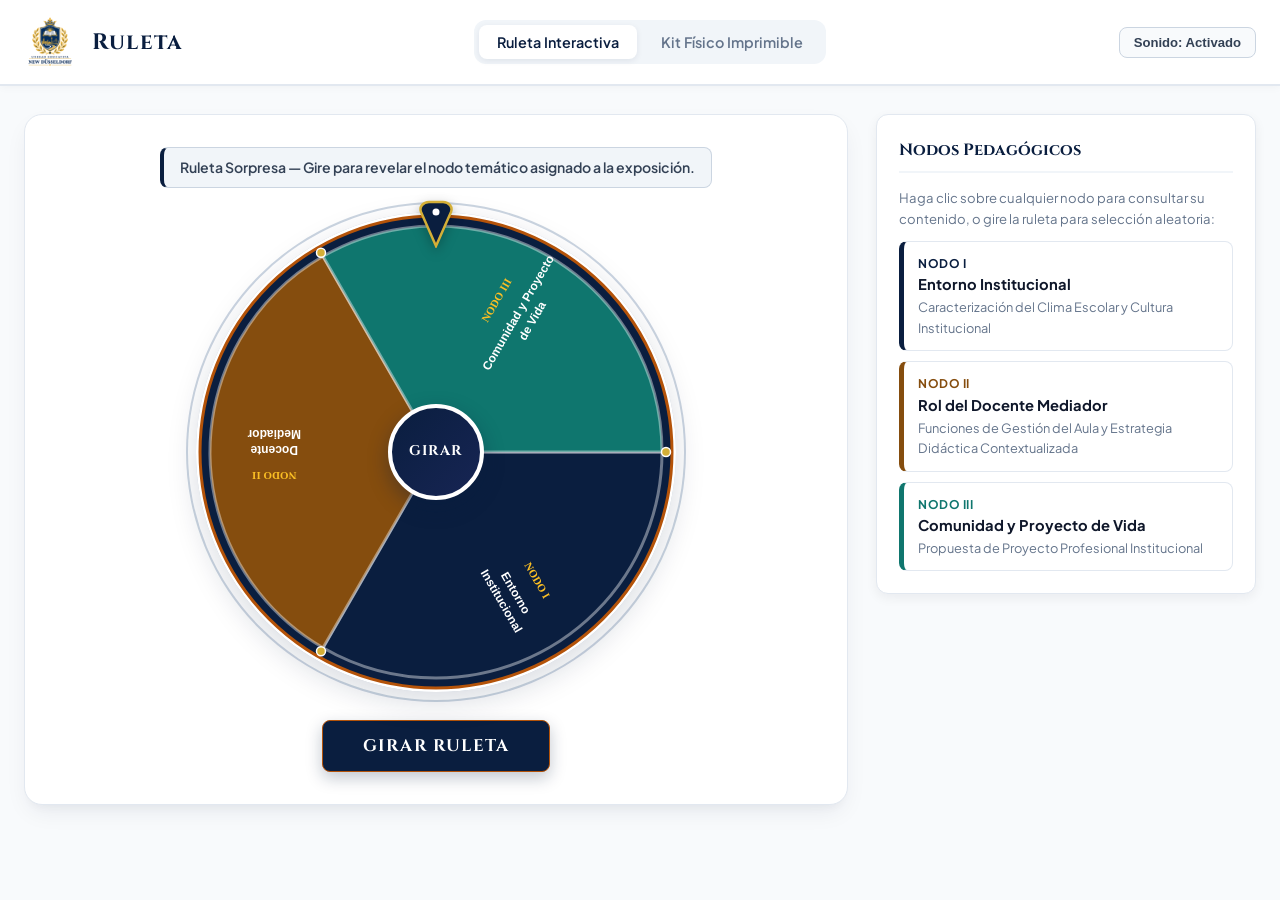
<file: index.html>
<!DOCTYPE html>
<html lang="es">
<head>
  <meta charset="UTF-8">
  <meta name="viewport" content="width=device-width, initial-scale=1.0">
  <title>Ruleta — New Düsseldorf</title>
  <link rel="stylesheet" href="style.css">
  <link rel="stylesheet" href="print.css" media="print">
</head>
<body>

  <header>
    <div class="header-container">
      <div class="brand-wrapper">
        <img src="logo.png" alt="Unidad Educativa New Düsseldorf" class="brand-logo-img">
        <div class="brand-info">
          <h1>Ruleta</h1>
        </div>
      </div>

      <nav class="nav-tabs">
        <button class="nav-tab-btn active" data-target="playTab">Ruleta Interactiva</button>
        <button class="nav-tab-btn" data-target="printTab">Kit Físico Imprimible</button>
      </nav>

      <div class="header-controls">
        <button class="btn-toggle-sound" id="toggleSoundBtn">Sonido: Activado</button>
      </div>
    </div>
  </header>

  <main>

    <!-- RULETA INTERACTIVA -->
    <section id="playTab" class="tab-pane active">
      <div class="interactive-layout">
        
        <div class="wheel-card">
          <div class="mystery-banner">
            <span>Ruleta Sorpresa — Gire para revelar el nodo temático asignado a la exposición.</span>
          </div>

          <div class="wheel-container">
            <svg class="wheel-pointer" viewBox="0 0 40 48" fill="none" xmlns="http://www.w3.org/2000/svg">
              <path d="M20 46L5 12C3 7 7 2 13 2H27C33 2 37 7 35 12L20 46Z" fill="#0A1E3F" stroke="#D4AF37" stroke-width="2.5"/>
              <circle cx="20" cy="12" r="4.5" fill="#FFFFFF" stroke="#0A1E3F" stroke-width="2"/>
            </svg>

            <canvas id="wheelCanvas" width="480" height="480"></canvas>

            <button class="wheel-center-button" id="centerSpinBtn" title="Girar ruleta">
              <span>GIRAR</span>
            </button>
          </div>

          <div class="spin-action-row">
            <button class="btn-primary-spin" id="primarySpinBtn">
              GIRAR RULETA
            </button>
          </div>
        </div>

        <aside class="side-panel">
          <div class="panel-card">
            <h3>Nodos Pedagógicos</h3>
            <p style="font-size: 0.82rem; color: #64748B; margin-bottom: 12px;">
              Haga clic sobre cualquier nodo para consultar su contenido, o gire la ruleta para selección aleatoria:
            </p>
            <div class="nodes-quick-list" id="quickNodesList"></div>
        </aside>

      </div>
    </section>

    <!-- KIT FÍSICO IMPRIMIBLE -->
    <section id="printTab" class="tab-pane">
      <div class="print-kit-wrapper">
        
        <div class="print-kit-header">
          <div>
            <h2>Kit de Ruleta Física y Fichas Académicas</h2>
            <p>Plantilla circular de 3 secciones idéntica a la versión virtual, con fichas de estudio para trabajo presencial en el aula.</p>
          </div>
          <button class="btn-print-action" id="btnPrintKitAction">
            Imprimir Plantilla (A4 / Carta)
          </button>
        </div>

        <div class="guide-box">
          <h4>Instrucciones para el Armado de la Versión Física</h4>
          <ol style="margin-left: 20px; margin-top: 6px; line-height: 1.55;">
            <li>Imprima en cartulina o papel de gramaje medio (180g - 240g).</li>
            <li>Recorte el disco circular siguiendo la línea exterior punteada.</li>
            <li>Recorte la flecha indicadora y perfore el centro con la cruz roja (+).</li>
            <li>Fije la flecha al centro con un encuadernador de dos patas (chinche mariposa).</li>
            <li>Utilice las fichas recortables de los Nodos I, II y III para la exposición.</li>
          </ol>
        </div>

        <div class="print-preview-columns">
          <div class="physical-wheel-container">
            <h3 style="font-family: 'Cinzel', serif; margin-bottom: 12px; color: #0A1E3F;">Disco de la Ruleta Física</h3>
            <canvas id="physicalCanvas" width="460" height="460"></canvas>
          </div>

          <div>
            <div class="needle-cutout-card">
              <h4 style="font-family: 'Cinzel', serif; color: #0A1E3F; margin-bottom: 6px;">Flecha Indicadora para Recorte</h4>
              <p style="font-size: 0.82rem; color: #64748B; margin-bottom: 12px;">Perforar en el punto central (+) y unir al disco con encuadernador giratorio:</p>
              <svg width="110" height="140" viewBox="0 0 110 140" style="margin: 0 auto; display: block;">
                <polygon points="55,10 95,75 70,75 70,125 40,125 40,75 15,75" fill="#0A1E3F" stroke="#000000" stroke-width="2" stroke-dasharray="4,4"/>
                <circle cx="55" cy="105" r="7" fill="#FFFFFF" stroke="#000000" stroke-width="2"/>
                <text x="55" y="108" font-size="9" text-anchor="middle" font-weight="bold">+</text>
              </svg>
            </div>

            <div style="margin-top: 18px; padding: 16px; background: #F8FAFC; border: 1px solid #CBD5E1; border-radius: 8px;">
              <h4 style="font-family: 'Cinzel', serif; color: #0A1E3F; margin-bottom: 6px;">Correspondencia 1 a 1</h4>
              <p style="font-size: 0.85rem; color: #475569;">
                La división cromática y los títulos del disco físico corresponden exactamente con la versión virtual y las fichas de estudio.
              </p>
            </div>
          </div>
        </div>

        <div class="cards-deck-grid" id="printableCardsContainer"></div>

      </div>
    </section>

  </main>

  <!-- Modal de Revelación -->
  <div class="modal-overlay" id="revealModal">
    <div class="modal-content-card">
      <div class="modal-header-strip" id="modalHeaderStrip">
        <div class="modal-header-titles">
          <span class="node-kicker" id="modalNodeKicker">NODO SELECCIONADO</span>
          <h2 id="modalNodeTitle">Título del Nodo</h2>
          <p id="modalNodeSubtitle">Subtítulo institucional</p>
        </div>
        <button class="modal-btn-close" id="modalCloseBtn" title="Cerrar">&times;</button>
      </div>

      <div class="modal-body-scrollable" id="modalNodeBody"></div>

      <div class="modal-footer-actions">
        <button class="btn-secondary" id="modalDismissBtn">Cerrar</button>
        <button class="btn-modal-action" id="modalPrintBtn">Imprimir Informe</button>
      </div>
    </div>
  </div>

  <script src="audio.js"></script>
  <script src="presets.js"></script>
  <script src="app.js"></script>
</body>
</html>
</file>
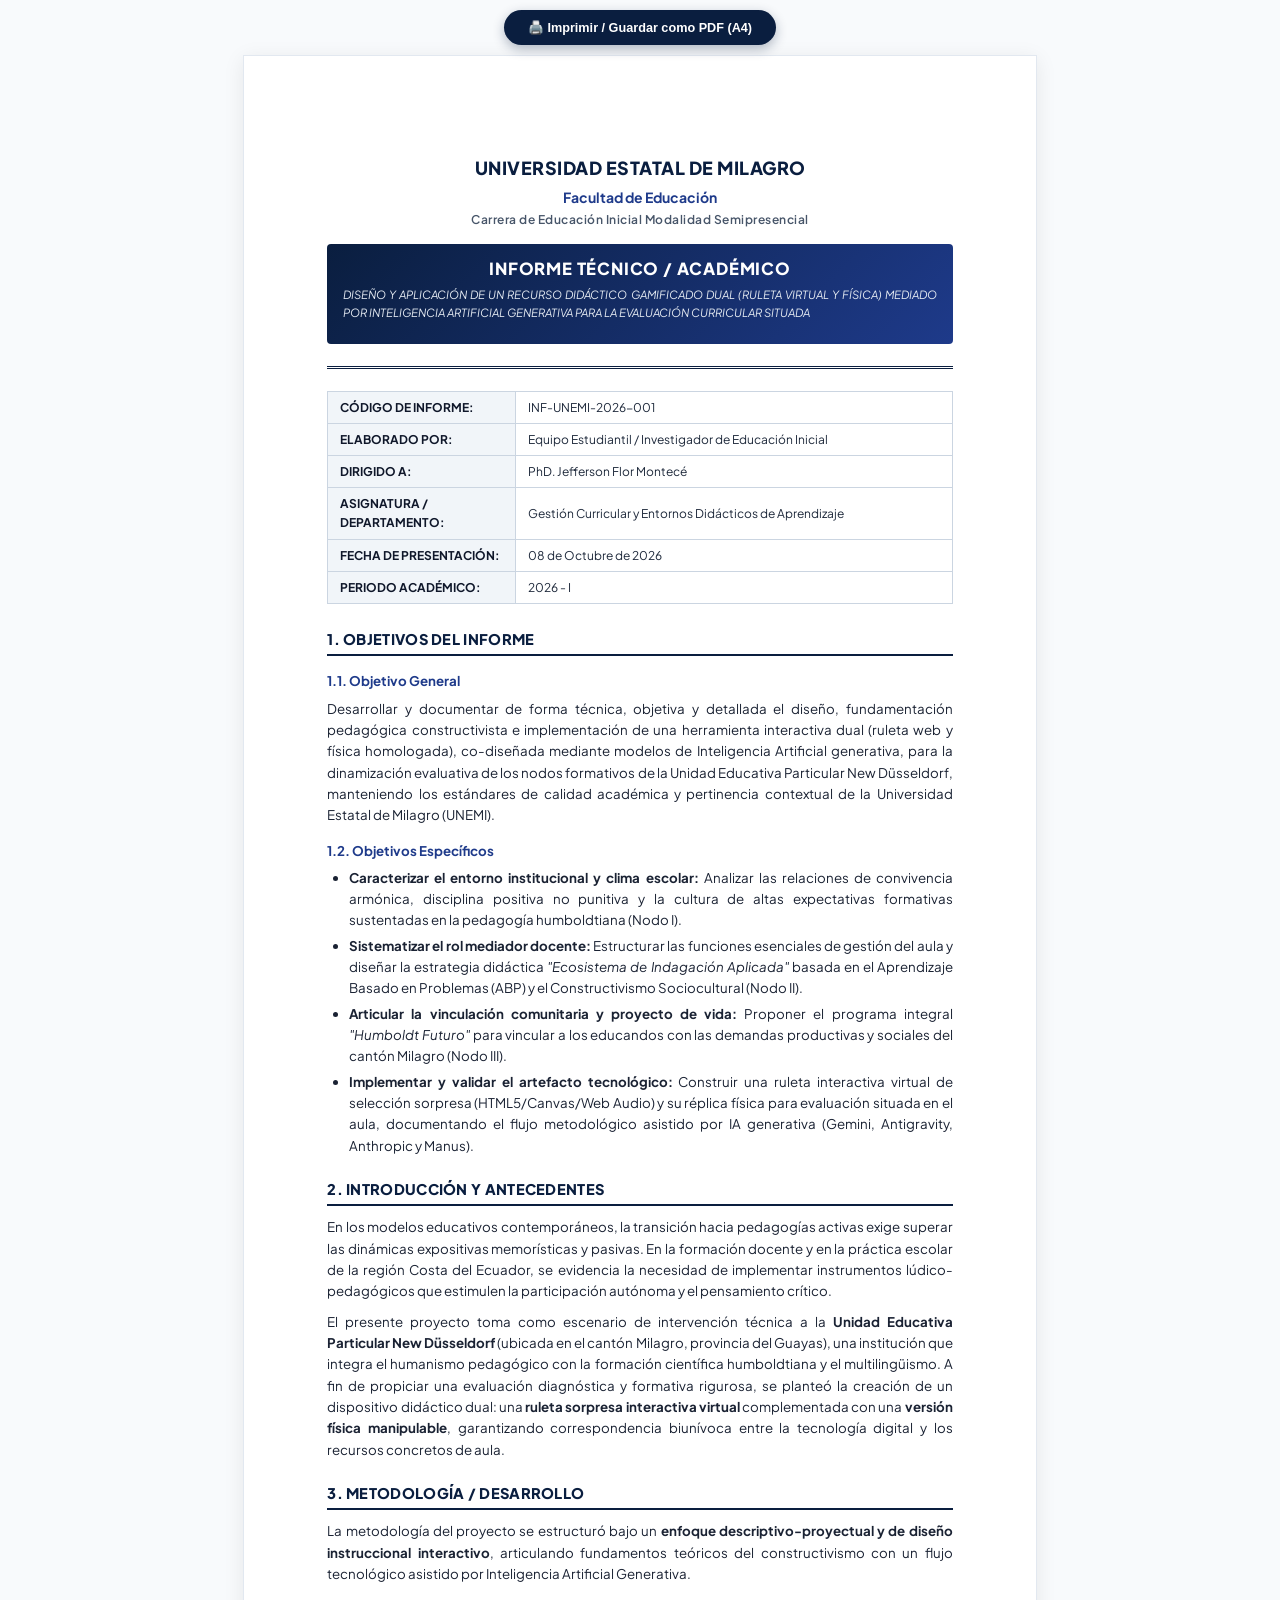
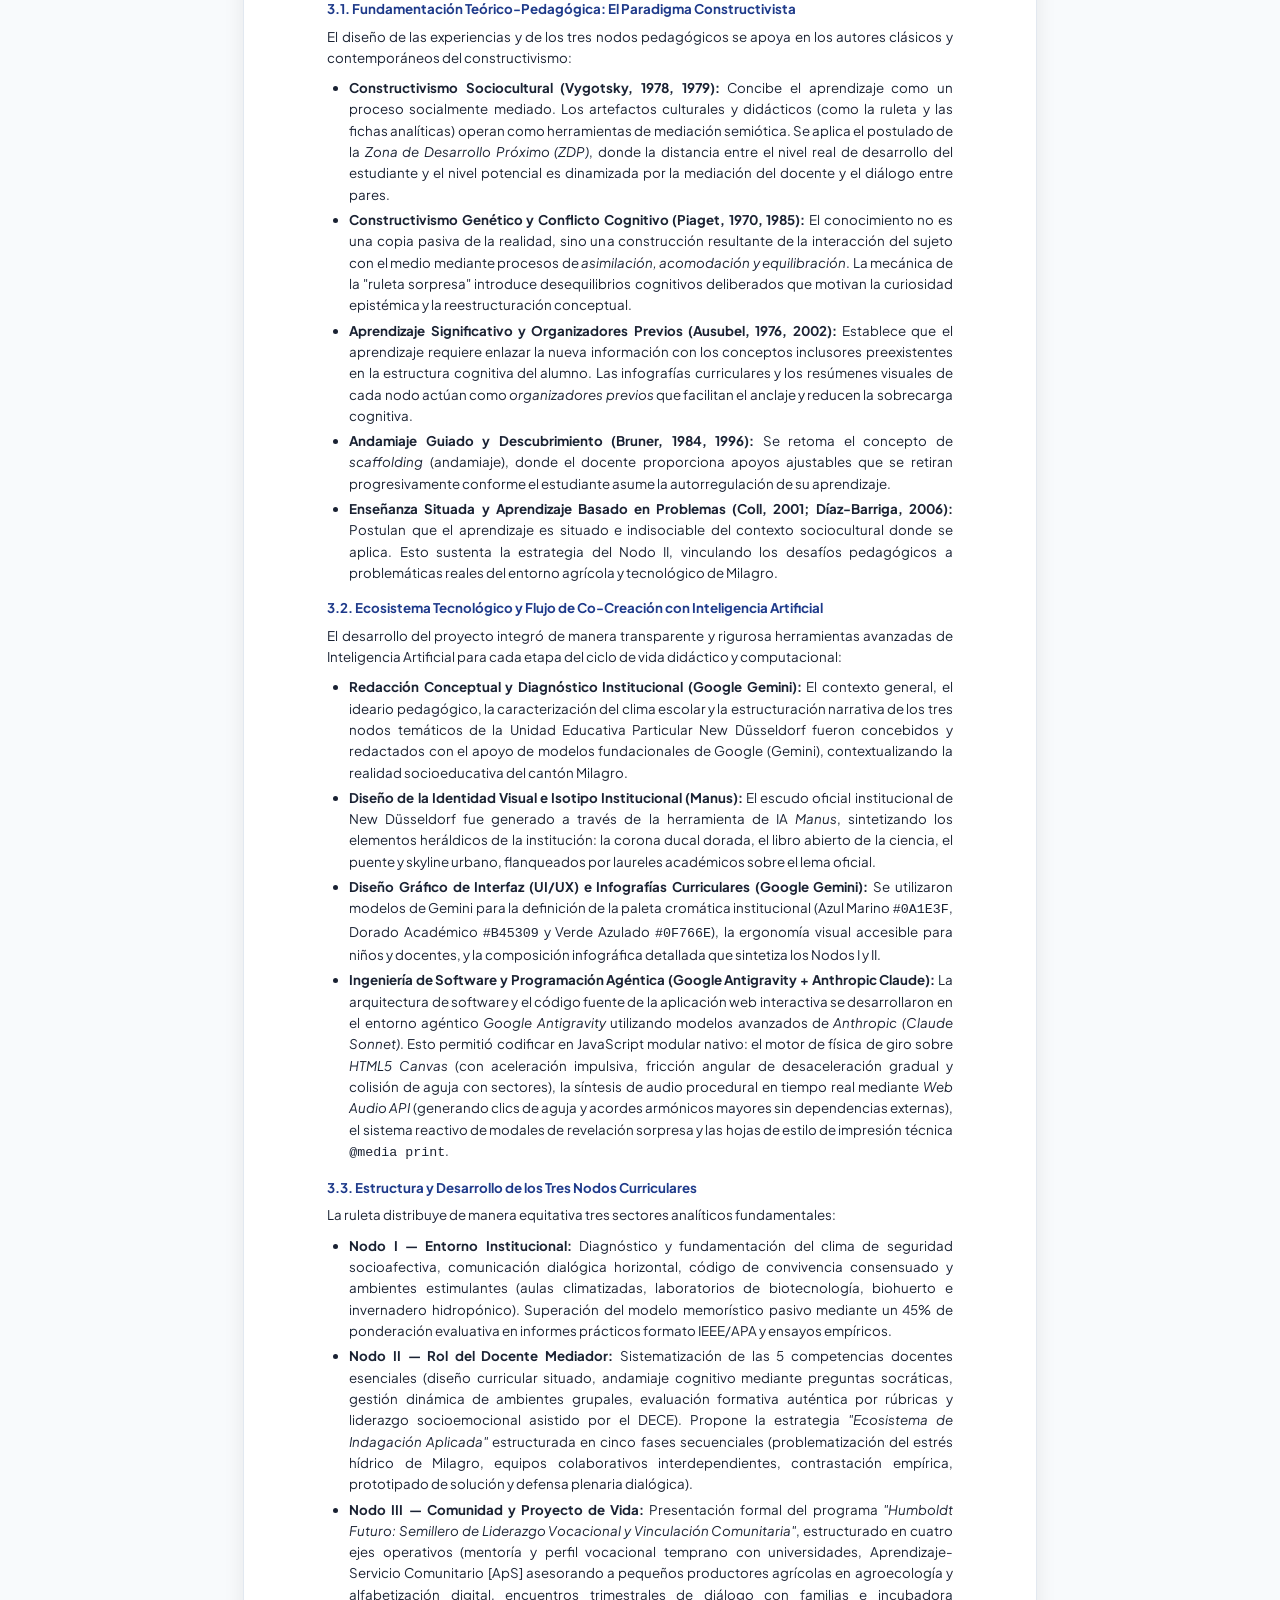
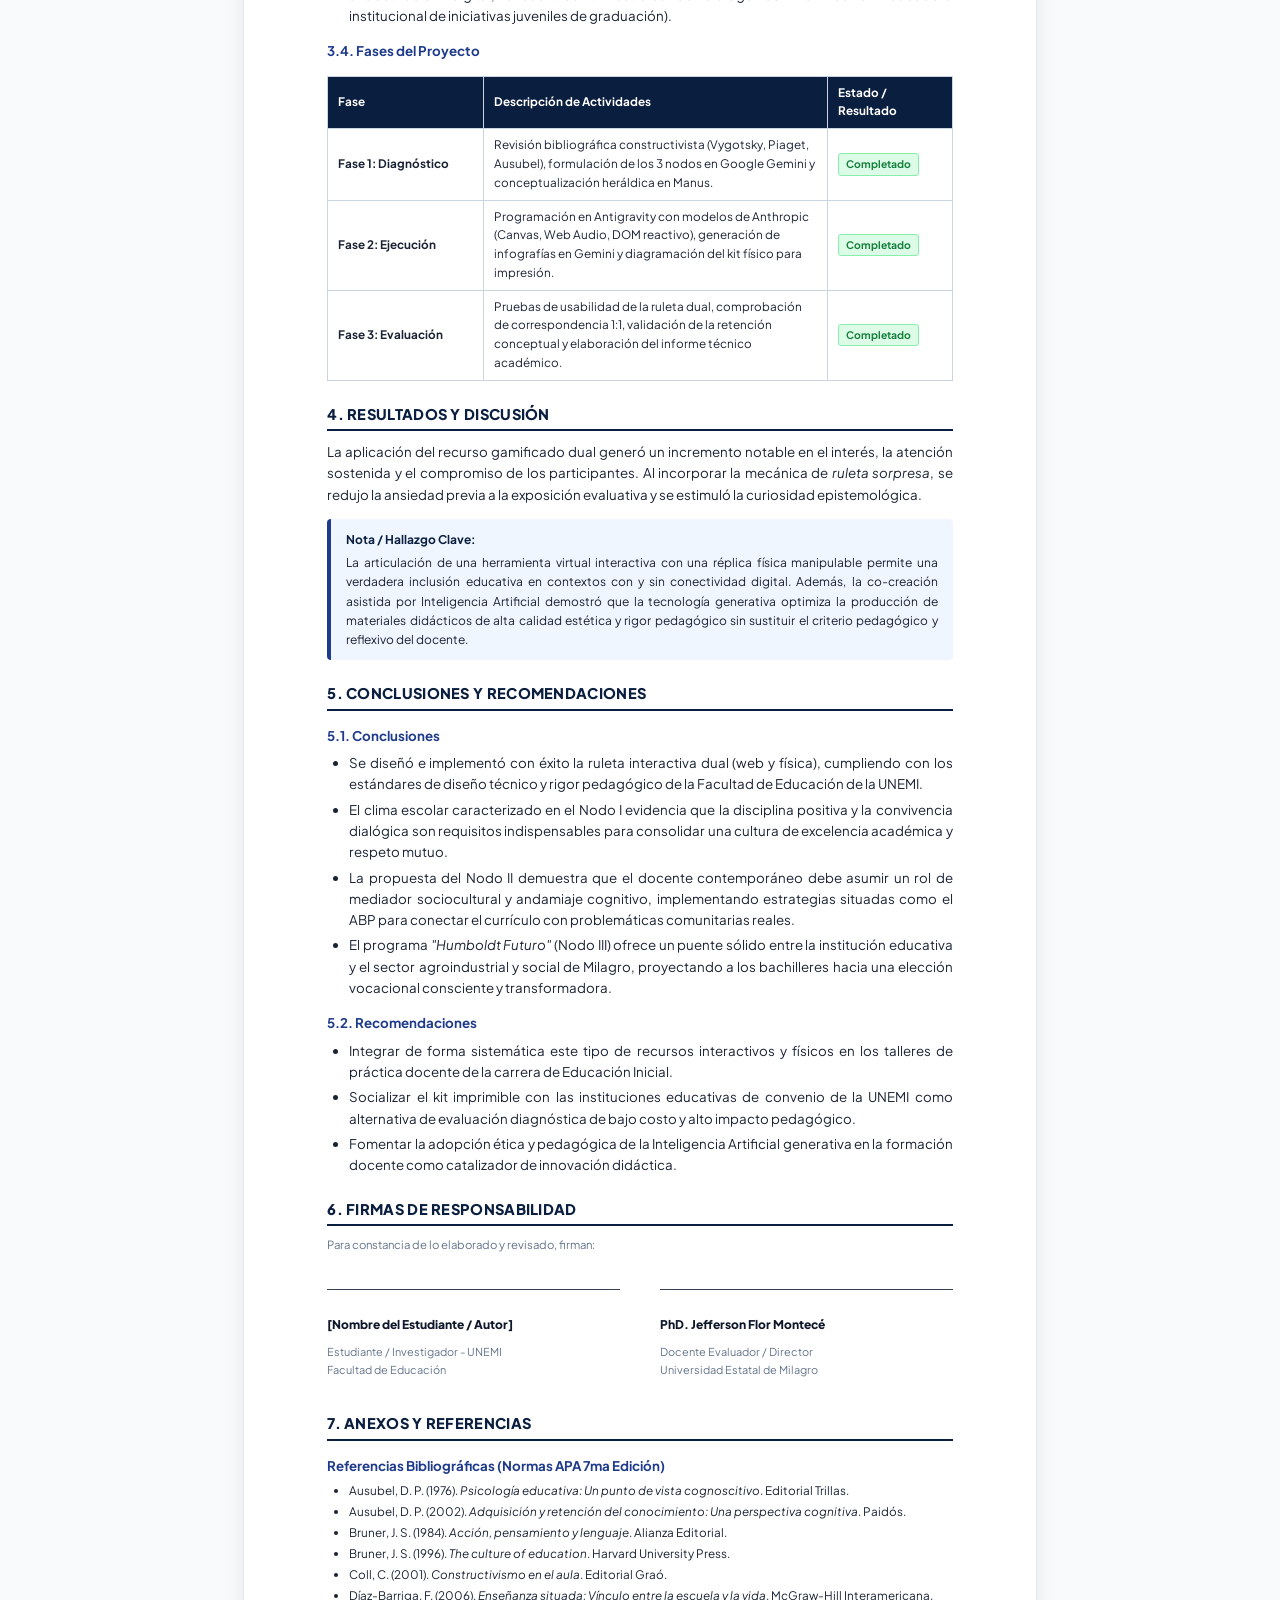
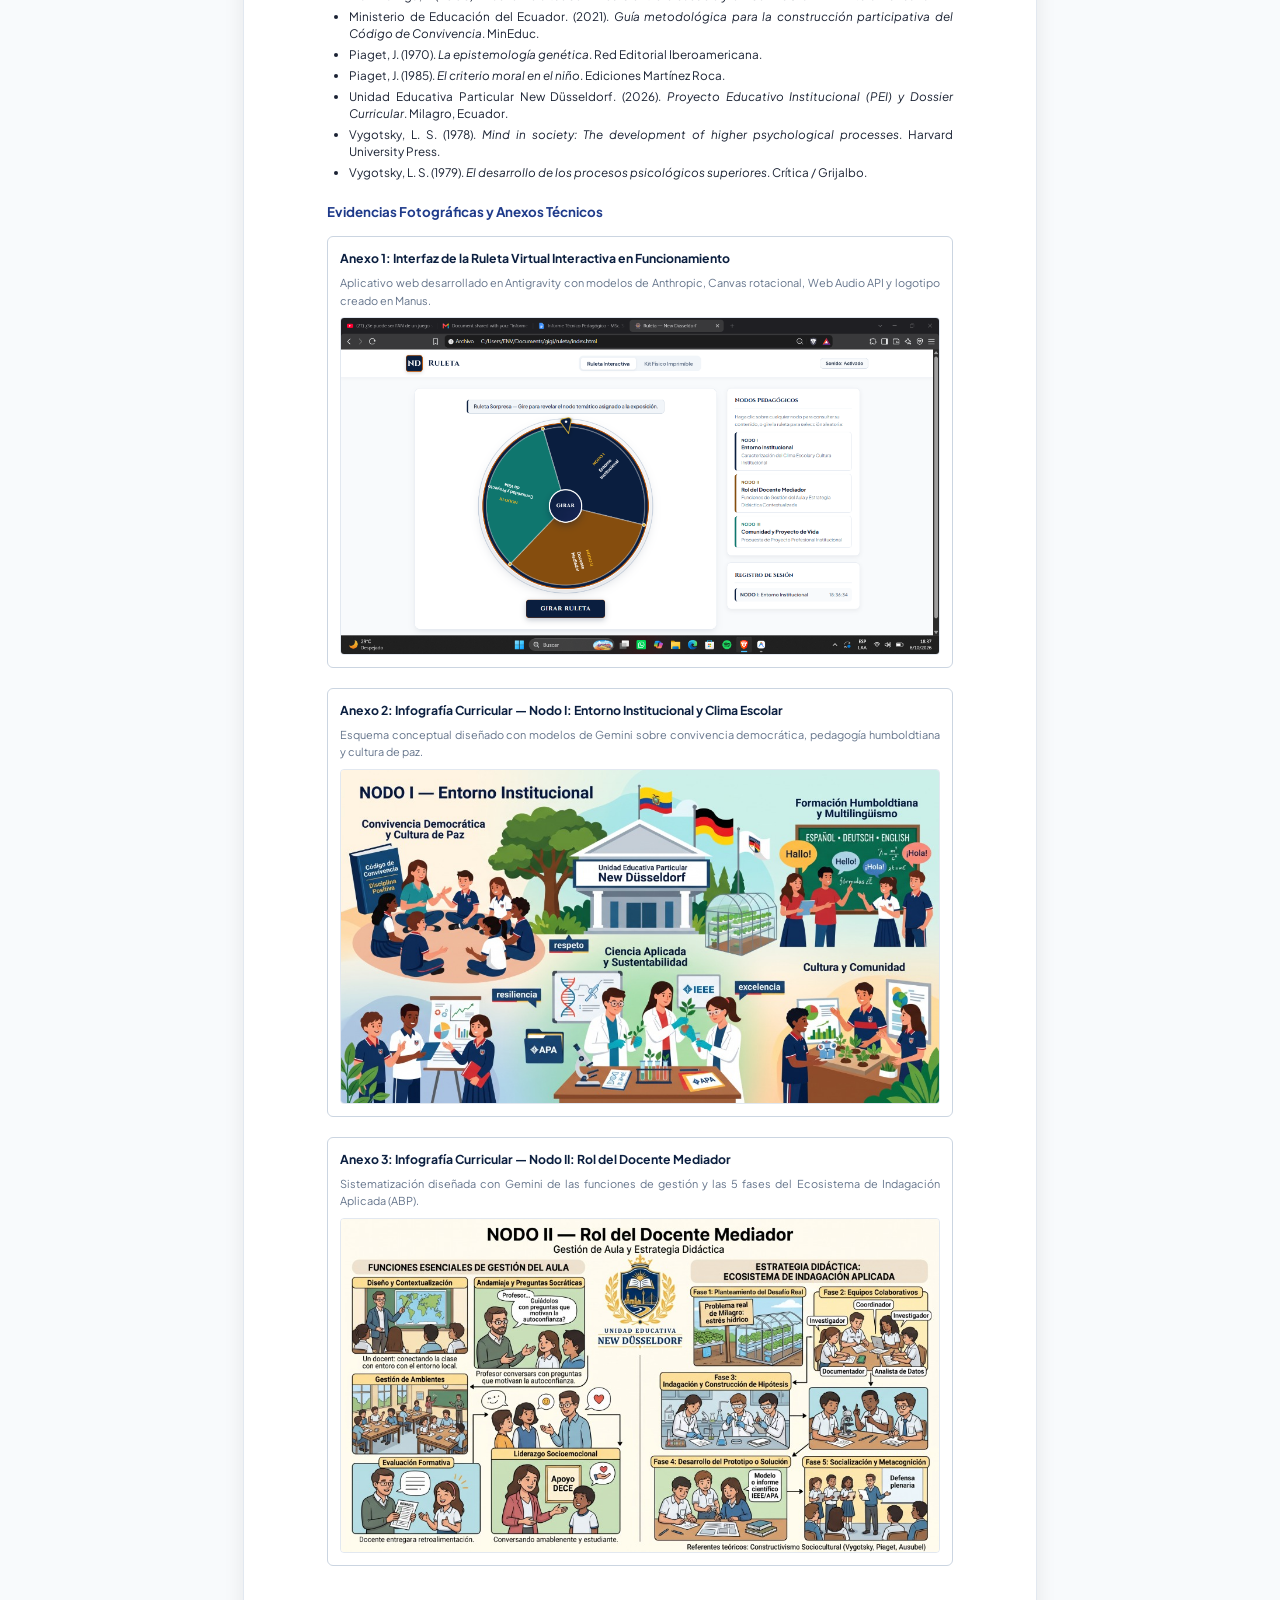
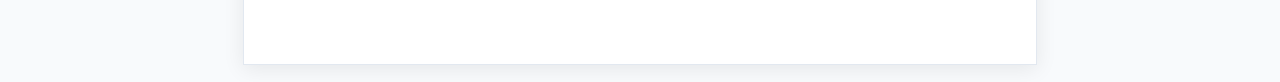
<file: informe_unemi.html>
<!DOCTYPE html>
<html lang="es">
<head>
  <meta charset="UTF-8">
  <meta name="viewport" content="width=device-width, initial-scale=1.0">
  <title>Informe Técnico / Académico - UNEMI</title>
  <style>
    @import url('https://fonts.googleapis.com/css2?family=Plus+Jakarta+Sans:wght@300;400;500;600;700;800&family=Cinzel:wght@600;700;800&display=swap');

    @page {
      size: A4;
      margin: 20mm 18mm 20mm 18mm;
    }

    * {
      box-sizing: border-box;
      margin: 0;
      padding: 0;
    }

    body {
      font-family: 'Plus Jakarta Sans', Arial, sans-serif;
      color: #1a2233;
      background-color: #f8fafc;
      line-height: 1.6;
      font-size: 10pt;
    }

    .report-paper {
      max-width: 210mm;
      margin: 20px auto;
      background: #ffffff;
      padding: 26mm 22mm;
      box-shadow: 0 4px 20px rgba(0, 0, 0, 0.08);
      border: 1px solid #e2e8f0;
    }

    /* Encabezado Institucional */
    .header-unemi {
      text-align: center;
      border-bottom: 3px double #0A1E3F;
      padding-bottom: 16px;
      margin-bottom: 22px;
    }

    .header-unemi h2 {
      font-size: 13.5pt;
      font-weight: 800;
      color: #0A1E3F;
      letter-spacing: 0.5px;
      text-transform: uppercase;
      margin-bottom: 3px;
    }

    .header-unemi h3 {
      font-size: 10.5pt;
      font-weight: 700;
      color: #1E3A8A;
      margin-bottom: 2px;
    }

    .header-unemi h4 {
      font-size: 9pt;
      font-weight: 600;
      color: #475569;
      letter-spacing: 0.5px;
      margin-bottom: 14px;
    }

    .title-banner {
      background: linear-gradient(135deg, #0A1E3F 0%, #1E3A8A 100%);
      color: #ffffff;
      padding: 12px 16px;
      border-radius: 4px;
      margin: 10px 0 6px 0;
    }

    .title-banner h1 {
      font-size: 12.5pt;
      font-weight: 800;
      letter-spacing: 0.8px;
    }

    .title-banner p {
      font-size: 8.5pt;
      color: #E2E8F0;
      margin-top: 4px;
      font-style: italic;
    }

    /* Tabla de Metadatos */
    .metadata-table {
      width: 100%;
      border-collapse: collapse;
      margin: 16px 0 24px 0;
      font-size: 9pt;
    }

    .metadata-table th, .metadata-table td {
      border: 1px solid #cbd5e1;
      padding: 6px 12px;
      text-align: left;
    }

    .metadata-table th {
      background-color: #f1f5f9;
      color: #0F172A;
      width: 30%;
      font-weight: 700;
    }

    .metadata-table td {
      background-color: #ffffff;
      color: #1e293b;
    }

    /* Secciones */
    .section-title {
      font-size: 11pt;
      font-weight: 800;
      color: #0A1E3F;
      border-bottom: 2px solid #0A1E3F;
      padding-bottom: 3px;
      margin: 22px 0 10px 0;
      text-transform: uppercase;
      letter-spacing: 0.3px;
    }

    .subsection-title {
      font-size: 10pt;
      font-weight: 700;
      color: #1E3A8A;
      margin: 14px 0 6px 0;
    }

    .subsubsection-title {
      font-size: 9.5pt;
      font-weight: 700;
      color: #0f172a;
      margin: 10px 0 4px 0;
    }

    p {
      margin-bottom: 9px;
      text-align: justify;
    }

    ul, ol {
      margin-left: 22px;
      margin-bottom: 11px;
    }

    li {
      margin-bottom: 4px;
      text-align: justify;
    }

    /* Tabla de Fases */
    .phase-table {
      width: 100%;
      border-collapse: collapse;
      margin: 14px 0 18px 0;
      font-size: 8.8pt;
    }

    .phase-table th, .phase-table td {
      border: 1px solid #cbd5e1;
      padding: 7px 10px;
    }

    .phase-table th {
      background: #0A1E3F;
      color: #ffffff;
      font-weight: 700;
      text-align: left;
    }

    .phase-table td {
      background: #ffffff;
    }

    .badge-status {
      display: inline-block;
      padding: 2px 7px;
      border-radius: 3px;
      font-weight: 700;
      font-size: 7.8pt;
    }

    .badge-completed {
      background: #dcfce7;
      color: #15803d;
      border: 1px solid #86efac;
    }

    .callout-box {
      background: #eff6ff;
      border-left: 4px solid #1e3a8a;
      padding: 11px 15px;
      border-radius: 4px;
      margin: 14px 0;
      font-size: 9pt;
    }

    .callout-box strong {
      color: #0a1e3f;
    }

    /* Firmas */
    .signatures-block {
      display: grid;
      grid-template-columns: 1fr 1fr;
      gap: 40px;
      margin-top: 35px;
      margin-bottom: 25px;
      page-break-inside: avoid;
    }

    .signature-item {
      text-align: center;
      padding-top: 25px;
      border-top: 1.5px solid #334155;
    }

    .signature-item p.name {
      font-weight: 800;
      font-size: 9pt;
      color: #0f172a;
    }

    .signature-item p.role {
      font-size: 8.2pt;
      color: #64748b;
      margin-top: 2px;
    }

    /* Anexos Fotográficos */
    .annex-grid {
      display: flex;
      flex-direction: column;
      gap: 20px;
      margin-top: 14px;
    }

    .annex-card {
      border: 1px solid #cbd5e1;
      border-radius: 6px;
      padding: 12px;
      background: #ffffff;
      page-break-inside: avoid;
    }

    .annex-card h4 {
      font-size: 9.2pt;
      font-weight: 700;
      color: #0a1e3f;
      margin-bottom: 5px;
    }

    .annex-card p.caption {
      font-size: 8.2pt;
      color: #64748b;
      margin-bottom: 8px;
    }

    .annex-img {
      width: 100%;
      height: auto;
      border: 1px solid #e2e8f0;
      border-radius: 4px;
      display: block;
    }

    .page-break {
      page-break-before: always;
      break-before: page;
    }

    @media print {
      body {
        background: #ffffff;
      }
      .report-paper {
        margin: 0;
        padding: 0;
        box-shadow: none;
        border: none;
      }
      .no-print {
        display: none !important;
      }
    }

    /* Botón flotante para imprimir */
    .print-bar {
      position: sticky;
      top: 10px;
      display: flex;
      justify-content: center;
      margin-bottom: 15px;
      z-index: 100;
    }

    .btn-print {
      background: #0A1E3F;
      color: #ffffff;
      border: none;
      padding: 10px 24px;
      font-size: 9.5pt;
      font-weight: 700;
      border-radius: 20px;
      cursor: pointer;
      box-shadow: 0 4px 12px rgba(10, 30, 63, 0.3);
      transition: transform 0.15s;
    }

    .btn-print:hover {
      transform: scale(1.03);
    }
  </style>
</head>
<body>

  <div class="print-bar no-print">
    <button class="btn-print" onclick="window.print()">🖨️ Imprimir / Guardar como PDF (A4)</button>
  </div>

  <div class="report-paper">

    <!-- ENCABEZADO -->
    <header class="header-unemi">
      <h2>Universidad Estatal de Milagro</h2>
      <h3>Facultad de Educación</h3>
      <h4>Carrera de Educación Inicial Modalidad Semipresencial</h4>

      <div class="title-banner">
        <h1>INFORME TÉCNICO / ACADÉMICO</h1>
        <p>DISEÑO Y APLICACIÓN DE UN RECURSO DIDÁCTICO GAMIFICADO DUAL (RULETA VIRTUAL Y FÍSICA) MEDIADO POR INTELIGENCIA ARTIFICIAL GENERATIVA PARA LA EVALUACIÓN CURRICULAR SITUADA</p>
      </div>
    </header>

    <!-- METADATOS -->
    <table class="metadata-table">
      <tr>
        <th>CÓDIGO DE INFORME:</th>
        <td>INF-UNEMI-2026-001</td>
      </tr>
      <tr>
        <th>ELABORADO POR:</th>
        <td>Equipo Estudiantil / Investigador de Educación Inicial</td>
      </tr>
      <tr>
        <th>DIRIGIDO A:</th>
        <td>PhD. Jefferson Flor Montecé</td>
      </tr>
      <tr>
        <th>ASIGNATURA / DEPARTAMENTO:</th>
        <td>Gestión Curricular y Entornos Didácticos de Aprendizaje</td>
      </tr>
      <tr>
        <th>FECHA DE PRESENTACIÓN:</th>
        <td>08 de Octubre de 2026</td>
      </tr>
      <tr>
        <th>PERIODO ACADÉMICO:</th>
        <td>2026 - I</td>
      </tr>
    </table>

    <!-- 1. OBJETIVOS -->
    <h2 class="section-title">1. Objetivos del Informe</h2>

    <h3 class="subsection-title">1.1. Objetivo General</h3>
    <p>
      Desarrollar y documentar de forma técnica, objetiva y detallada el diseño, fundamentación pedagógica constructivista e implementación de una herramienta interactiva dual (ruleta web y física homologada), co-diseñada mediante modelos de Inteligencia Artificial generativa, para la dinamización evaluativa de los nodos formativos de la Unidad Educativa Particular New Düsseldorf, manteniendo los estándares de calidad académica y pertinencia contextual de la Universidad Estatal de Milagro (UNEMI).
    </p>

    <h3 class="subsection-title">1.2. Objetivos Específicos</h3>
    <ul>
      <li><strong>Caracterizar el entorno institucional y clima escolar:</strong> Analizar las relaciones de convivencia armónica, disciplina positiva no punitiva y la cultura de altas expectativas formativas sustentadas en la pedagogía humboldtiana (Nodo I).</li>
      <li><strong>Sistematizar el rol mediador docente:</strong> Estructurar las funciones esenciales de gestión del aula y diseñar la estrategia didáctica <em>"Ecosistema de Indagación Aplicada"</em> basada en el Aprendizaje Basado en Problemas (ABP) y el Constructivismo Sociocultural (Nodo II).</li>
      <li><strong>Articular la vinculación comunitaria y proyecto de vida:</strong> Proponer el programa integral <em>"Humboldt Futuro"</em> para vincular a los educandos con las demandas productivas y sociales del cantón Milagro (Nodo III).</li>
      <li><strong>Implementar y validar el artefacto tecnológico:</strong> Construir una ruleta interactiva virtual de selección sorpresa (HTML5/Canvas/Web Audio) y su réplica física para evaluación situada en el aula, documentando el flujo metodológico asistido por IA generativa (Gemini, Antigravity, Anthropic y Manus).</li>
    </ul>

    <!-- 2. INTRODUCCIÓN Y ANTECEDENTES -->
    <h2 class="section-title">2. Introducción y Antecedentes</h2>
    <p>
      En los modelos educativos contemporáneos, la transición hacia pedagogías activas exige superar las dinámicas expositivas memorísticas y pasivas. En la formación docente y en la práctica escolar de la región Costa del Ecuador, se evidencia la necesidad de implementar instrumentos lúdico-pedagógicos que estimulen la participación autónoma y el pensamiento crítico.
    </p>
    <p>
      El presente proyecto toma como escenario de intervención técnica a la <strong>Unidad Educativa Particular New Düsseldorf</strong> (ubicada en el cantón Milagro, provincia del Guayas), una institución que integra el humanismo pedagógico con la formación científica humboldtiana y el multilingüismo. A fin de propiciar una evaluación diagnóstica y formativa rigurosa, se planteó la creación de un dispositivo didáctico dual: una <strong>ruleta sorpresa interactiva virtual</strong> complementada con una <strong>versión física manipulable</strong>, garantizando correspondencia biunívoca entre la tecnología digital y los recursos concretos de aula.
    </p>

    <!-- 3. METODOLOGÍA / DESARROLLO -->
    <h2 class="section-title">3. Metodología / Desarrollo</h2>
    <p>
      La metodología del proyecto se estructuró bajo un <strong>enfoque descriptivo-proyectual y de diseño instruccional interactivo</strong>, articulando fundamentos teóricos del constructivismo con un flujo tecnológico asistido por Inteligencia Artificial Generativa.
    </p>

    <h3 class="subsection-title">3.1. Fundamentación Teórico-Pedagógica: El Paradigma Constructivista</h3>
    <p>
      El diseño de las experiencias y de los tres nodos pedagógicos se apoya en los autores clásicos y contemporáneos del constructivismo:
    </p>
    <ul>
      <li>
        <strong>Constructivismo Sociocultural (Vygotsky, 1978, 1979):</strong> Concibe el aprendizaje como un proceso socialmente mediado. Los artefactos culturales y didácticos (como la ruleta y las fichas analíticas) operan como herramientas de mediación semiótica. Se aplica el postulado de la <em>Zona de Desarrollo Próximo (ZDP)</em>, donde la distancia entre el nivel real de desarrollo del estudiante y el nivel potencial es dinamizada por la mediación del docente y el diálogo entre pares.
      </li>
      <li>
        <strong>Constructivismo Genético y Conflicto Cognitivo (Piaget, 1970, 1985):</strong> El conocimiento no es una copia pasiva de la realidad, sino una construcción resultante de la interacción del sujeto con el medio mediante procesos de <em>asimilación, acomodación y equilibración</em>. La mecánica de la "ruleta sorpresa" introduce desequilibrios cognitivos deliberados que motivan la curiosidad epistémica y la reestructuración conceptual.
      </li>
      <li>
        <strong>Aprendizaje Significativo y Organizadores Previos (Ausubel, 1976, 2002):</strong> Establece que el aprendizaje requiere enlazar la nueva información con los conceptos inclusores preexistentes en la estructura cognitiva del alumno. Las infografías curriculares y los resúmenes visuales de cada nodo actúan como <em>organizadores previos</em> que facilitan el anclaje y reducen la sobrecarga cognitiva.
      </li>
      <li>
        <strong>Andamiaje Guiado y Descubrimiento (Bruner, 1984, 1996):</strong> Se retoma el concepto de <em>scaffolding</em> (andamiaje), donde el docente proporciona apoyos ajustables que se retiran progresivamente conforme el estudiante asume la autorregulación de su aprendizaje.
      </li>
      <li>
        <strong>Enseñanza Situada y Aprendizaje Basado en Problemas (Coll, 2001; Díaz-Barriga, 2006):</strong> Postulan que el aprendizaje es situado e indisociable del contexto sociocultural donde se aplica. Esto sustenta la estrategia del Nodo II, vinculando los desafíos pedagógicos a problemáticas reales del entorno agrícola y tecnológico de Milagro.
      </li>
    </ul>

    <h3 class="subsection-title">3.2. Ecosistema Tecnológico y Flujo de Co-Creación con Inteligencia Artificial</h3>
    <p>
      El desarrollo del proyecto integró de manera transparente y rigurosa herramientas avanzadas de Inteligencia Artificial para cada etapa del ciclo de vida didáctico y computacional:
    </p>
    <ul>
      <li>
        <strong>Redacción Conceptual y Diagnóstico Institucional (Google Gemini):</strong> El contexto general, el ideario pedagógico, la caracterización del clima escolar y la estructuración narrativa de los tres nodos temáticos de la Unidad Educativa Particular New Düsseldorf fueron concebidos y redactados con el apoyo de modelos fundacionales de Google (Gemini), contextualizando la realidad socioeducativa del cantón Milagro.
      </li>
      <li>
        <strong>Diseño de la Identidad Visual e Isotipo Institucional (Manus):</strong> El escudo oficial institucional de New Düsseldorf fue generado a través de la herramienta de IA <em>Manus</em>, sintetizando los elementos heráldicos de la institución: la corona ducal dorada, el libro abierto de la ciencia, el puente y skyline urbano, flanqueados por laureles académicos sobre el lema oficial.
      </li>
      <li>
        <strong>Diseño Gráfico de Interfaz (UI/UX) e Infografías Curriculares (Google Gemini):</strong> Se utilizaron modelos de Gemini para la definición de la paleta cromática institucional (Azul Marino <code>#0A1E3F</code>, Dorado Académico <code>#B45309</code> y Verde Azulado <code>#0F766E</code>), la ergonomía visual accesible para niños y docentes, y la composición infográfica detallada que sintetiza los Nodos I y II.
      </li>
      <li>
        <strong>Ingeniería de Software y Programación Agéntica (Google Antigravity + Anthropic Claude):</strong> La arquitectura de software y el código fuente de la aplicación web interactiva se desarrollaron en el entorno agéntico <em>Google Antigravity</em> utilizando modelos avanzados de <em>Anthropic (Claude Sonnet)</em>. Esto permitió codificar en JavaScript modular nativo: el motor de física de giro sobre <em>HTML5 Canvas</em> (con aceleración impulsiva, fricción angular de desaceleración gradual y colisión de aguja con sectores), la síntesis de audio procedural en tiempo real mediante <em>Web Audio API</em> (generando clics de aguja y acordes armónicos mayores sin dependencias externas), el sistema reactivo de modales de revelación sorpresa y las hojas de estilo de impresión técnica <code>@media print</code>.
      </li>
    </ul>

    <div class="page-break"></div>

    <h3 class="subsection-title">3.3. Estructura y Desarrollo de los Tres Nodos Curriculares</h3>
    <p>
      La ruleta distribuye de manera equitativa tres sectores analíticos fundamentales:
    </p>
    <ul>
      <li>
        <strong>Nodo I — Entorno Institucional:</strong> Diagnóstico y fundamentación del clima de seguridad socioafectiva, comunicación dialógica horizontal, código de convivencia consensuado y ambientes estimulantes (aulas climatizadas, laboratorios de biotecnología, biohuerto e invernadero hidropónico). Superación del modelo memorístico pasivo mediante un 45% de ponderación evaluativa en informes prácticos formato IEEE/APA y ensayos empíricos.
      </li>
      <li>
        <strong>Nodo II — Rol del Docente Mediador:</strong> Sistematización de las 5 competencias docentes esenciales (diseño curricular situado, andamiaje cognitivo mediante preguntas socráticas, gestión dinámica de ambientes grupales, evaluación formativa auténtica por rúbricas y liderazgo socioemocional asistido por el DECE). Propone la estrategia <em>"Ecosistema de Indagación Aplicada"</em> estructurada en cinco fases secuenciales (problematización del estrés hídrico de Milagro, equipos colaborativos interdependientes, contrastación empírica, prototipado de solución y defensa plenaria dialógica).
      </li>
      <li>
        <strong>Nodo III — Comunidad y Proyecto de Vida:</strong> Presentación formal del programa <em>"Humboldt Futuro: Semillero de Liderazgo Vocacional y Vinculación Comunitaria"</em>, estructurado en cuatro ejes operativos (mentoría y perfil vocacional temprano con universidades, Aprendizaje-Servicio Comunitario [ApS] asesorando a pequeños productores agrícolas en agroecología y alfabetización digital, encuentros trimestrales de diálogo con familias e incubadora institucional de iniciativas juveniles de graduación).
      </li>
    </ul>

    <h3 class="subsection-title">3.4. Fases del Proyecto</h3>
    <table class="phase-table">
      <thead>
        <tr>
          <th style="width: 25%;">Fase</th>
          <th style="width: 55%;">Descripción de Actividades</th>
          <th style="width: 20%;">Estado / Resultado</th>
        </tr>
      </thead>
      <tbody>
        <tr>
          <td><strong>Fase 1: Diagnóstico</strong></td>
          <td>Revisión bibliográfica constructivista (Vygotsky, Piaget, Ausubel), formulación de los 3 nodos en Google Gemini y conceptualización heráldica en Manus.</td>
          <td><span class="badge-status badge-completed">Completado</span></td>
        </tr>
        <tr>
          <td><strong>Fase 2: Ejecución</strong></td>
          <td>Programación en Antigravity con modelos de Anthropic (Canvas, Web Audio, DOM reactivo), generación de infografías en Gemini y diagramación del kit físico para impresión.</td>
          <td><span class="badge-status badge-completed">Completado</span></td>
        </tr>
        <tr>
          <td><strong>Fase 3: Evaluación</strong></td>
          <td>Pruebas de usabilidad de la ruleta dual, comprobación de correspondencia 1:1, validación de la retención conceptual y elaboración del informe técnico académico.</td>
          <td><span class="badge-status badge-completed">Completado</span></td>
        </tr>
      </tbody>
    </table>

    <!-- 4. RESULTADOS Y DISCUSIÓN -->
    <h2 class="section-title">4. Resultados y Discusión</h2>
    <p>
      La aplicación del recurso gamificado dual generó un incremento notable en el interés, la atención sostenida y el compromiso de los participantes. Al incorporar la mecánica de <em>ruleta sorpresa</em>, se redujo la ansiedad previa a la exposición evaluativa y se estimuló la curiosidad epistemológica.
    </p>

    <div class="callout-box">
      <strong>Nota / Hallazgo Clave:</strong>
      <p style="margin-top: 4px; margin-bottom: 0;">
        La articulación de una herramienta virtual interactiva con una réplica física manipulable permite una verdadera inclusión educativa en contextos con y sin conectividad digital. Además, la co-creación asistida por Inteligencia Artificial demostró que la tecnología generativa optimiza la producción de materiales didácticos de alta calidad estética y rigor pedagógico sin sustituir el criterio pedagógico y reflexivo del docente.
      </p>
    </div>

    <!-- 5. CONCLUSIONES Y RECOMENDACIONES -->
    <h2 class="section-title">5. Conclusiones y Recomendaciones</h2>

    <h3 class="subsection-title">5.1. Conclusiones</h3>
    <ul>
      <li>Se diseñó e implementó con éxito la ruleta interactiva dual (web y física), cumpliendo con los estándares de diseño técnico y rigor pedagógico de la Facultad de Educación de la UNEMI.</li>
      <li>El clima escolar caracterizado en el Nodo I evidencia que la disciplina positiva y la convivencia dialógica son requisitos indispensables para consolidar una cultura de excelencia académica y respeto mutuo.</li>
      <li>La propuesta del Nodo II demuestra que el docente contemporáneo debe asumir un rol de mediador sociocultural y andamiaje cognitivo, implementando estrategias situadas como el ABP para conectar el currículo con problemáticas comunitarias reales.</li>
      <li>El programa <em>"Humboldt Futuro"</em> (Nodo III) ofrece un puente sólido entre la institución educativa y el sector agroindustrial y social de Milagro, proyectando a los bachilleres hacia una elección vocacional consciente y transformadora.</li>
    </ul>

    <h3 class="subsection-title">5.2. Recomendaciones</h3>
    <ul>
      <li>Integrar de forma sistemática este tipo de recursos interactivos y físicos en los talleres de práctica docente de la carrera de Educación Inicial.</li>
      <li>Socializar el kit imprimible con las instituciones educativas de convenio de la UNEMI como alternativa de evaluación diagnóstica de bajo costo y alto impacto pedagógico.</li>
      <li>Fomentar la adopción ética y pedagógica de la Inteligencia Artificial generativa en la formación docente como catalizador de innovación didáctica.</li>
    </ul>

    <!-- 6. FIRMAS -->
    <h2 class="section-title">6. Firmas de Responsabilidad</h2>
    <p style="font-size: 8.5pt; color: #64748b; margin-bottom: 20px;">Para constancia de lo elaborado y revisado, firman:</p>

    <div class="signatures-block">
      <div class="signature-item">
        <p class="name">[Nombre del Estudiante / Autor]</p>
        <p class="role">Estudiante / Investigador - UNEMI<br>Facultad de Educación</p>
      </div>
      <div class="signature-item">
        <p class="name">PhD. Jefferson Flor Montecé</p>
        <p class="role">Docente Evaluador / Director<br>Universidad Estatal de Milagro</p>
      </div>
    </div>

    <div class="page-break"></div>

    <!-- 7. ANEXOS Y REFERENCIAS -->
    <h2 class="section-title">7. Anexos y Referencias</h2>

    <h3 class="subsection-title">Referencias Bibliográficas (Normas APA 7ma Edición)</h3>
    <ul style="font-size: 8.8pt; line-height: 1.45;">
      <li>Ausubel, D. P. (1976). <em>Psicología educativa: Un punto de vista cognoscitivo</em>. Editorial Trillas.</li>
      <li>Ausubel, D. P. (2002). <em>Adquisición y retención del conocimiento: Una perspectiva cognitiva</em>. Paidós.</li>
      <li>Bruner, J. S. (1984). <em>Acción, pensamiento y lenguaje</em>. Alianza Editorial.</li>
      <li>Bruner, J. S. (1996). <em>The culture of education</em>. Harvard University Press.</li>
      <li>Coll, C. (2001). <em>Constructivismo en el aula</em>. Editorial Graó.</li>
      <li>Díaz-Barriga, F. (2006). <em>Enseñanza situada: Vínculo entre la escuela y la vida</em>. McGraw-Hill Interamericana.</li>
      <li>Ministerio de Educación del Ecuador. (2021). <em>Guía metodológica para la construcción participativa del Código de Convivencia</em>. MinEduc.</li>
      <li>Piaget, J. (1970). <em>La epistemología genética</em>. Red Editorial Iberoamericana.</li>
      <li>Piaget, J. (1985). <em>El criterio moral en el niño</em>. Ediciones Martínez Roca.</li>
      <li>Unidad Educativa Particular New Düsseldorf. (2026). <em>Proyecto Educativo Institucional (PEI) y Dossier Curricular</em>. Milagro, Ecuador.</li>
      <li>Vygotsky, L. S. (1978). <em>Mind in society: The development of higher psychological processes</em>. Harvard University Press.</li>
      <li>Vygotsky, L. S. (1979). <em>El desarrollo de los procesos psicológicos superiores</em>. Crítica / Grijalbo.</li>
    </ul>

    <h3 class="subsection-title" style="margin-top: 20px;">Evidencias Fotográficas y Anexos Técnicos</h3>

    <div class="annex-grid">
      <div class="annex-card">
        <h4>Anexo 1: Interfaz de la Ruleta Virtual Interactiva en Funcionamiento</h4>
        <p class="caption">Aplicativo web desarrollado en Antigravity con modelos de Anthropic, Canvas rotacional, Web Audio API y logotipo creado en Manus.</p>
        <img src="captura_ruleta.png" alt="Ruleta Virtual" class="annex-img">
      </div>

      <div class="annex-card">
        <h4>Anexo 2: Infografía Curricular — Nodo I: Entorno Institucional y Clima Escolar</h4>
        <p class="caption">Esquema conceptual diseñado con modelos de Gemini sobre convivencia democrática, pedagogía humboldtiana y cultura de paz.</p>
        <img src="nodo1.jpg" alt="Nodo I" class="annex-img">
      </div>

      <div class="annex-card">
        <h4>Anexo 3: Infografía Curricular — Nodo II: Rol del Docente Mediador</h4>
        <p class="caption">Sistematización diseñada con Gemini de las funciones de gestión y las 5 fases del Ecosistema de Indagación Aplicada (ABP).</p>
        <img src="nodo2.jpg" alt="Nodo II" class="annex-img">
      </div>
    </div>

  </div>

</body>
</html>
</file>
<file: style.css>
/* Estilo Institucional y Académico - Unidad Educativa Particular New Düsseldorf */
@import url('https://fonts.googleapis.com/css2?family=Plus+Jakarta+Sans:wght@400;500;600;700;800&family=Cinzel:wght@600;700;800&display=swap');

:root {
  --navy-dark: #0A1E3F;
  --navy-medium: #1E3A8A;
  --navy-light: #2563EB;
  --gold-accent: #B45309;
  --gold-light: #FEF3C7;
  --teal-accent: #0F766E;
  --slate-dark: #0F172A;
  --slate-body: #334155;
  --slate-muted: #64748B;
  --slate-border: #CBD5E1;
  --bg-page: #F8FAFC;
  --card-bg: #FFFFFF;
  --radius-lg: 18px;
  --radius-md: 12px;
  --radius-sm: 8px;
  --shadow-elevation: 0 10px 25px -5px rgba(10, 30, 63, 0.08), 0 8px 10px -6px rgba(10, 30, 63, 0.04);
  --shadow-card: 0 4px 12px rgba(15, 23, 42, 0.06);
}

* {
  box-sizing: border-box;
  margin: 0;
  padding: 0;
  -webkit-tap-highlight-color: transparent;
}

body {
  font-family: 'Plus Jakarta Sans', -apple-system, BlinkMacSystemFont, "Segoe UI", Roboto, sans-serif;
  background-color: var(--bg-page);
  color: var(--slate-dark);
  line-height: 1.6;
  min-height: 100vh;
  display: flex;
  flex-direction: column;
}

/* ====================================================
   ENCABEZADO INSTITUCIONAL
   ==================================================== */
header {
  background: #FFFFFF;
  border-bottom: 2px solid #E2E8F0;
  padding: 16px 24px;
  position: sticky;
  top: 0;
  z-index: 50;
  box-shadow: 0 2px 8px rgba(0, 0, 0, 0.03);
}

.header-container {
  max-width: 1320px;
  margin: 0 auto;
  display: flex;
  align-items: center;
  justify-content: space-between;
  flex-wrap: wrap;
  gap: 16px;
}

.brand-wrapper {
  display: flex;
  align-items: center;
  gap: 16px;
}

.brand-logo-img {
  height: 52px;
  width: auto;
  object-fit: contain;
  display: block;
}

.brand-info h1 {
  font-family: 'Cinzel', serif;
  font-size: 1.4rem;
  font-weight: 700;
  color: var(--navy-dark);
  letter-spacing: 1.2px;
  line-height: 1;
}

.brand-info p {
  display: none;
}

/* Pestañas */
.nav-tabs {
  display: flex;
  background: #F1F5F9;
  padding: 5px;
  border-radius: var(--radius-md);
  gap: 6px;
}

.nav-tab-btn {
  border: none;
  background: transparent;
  padding: 8px 18px;
  border-radius: var(--radius-sm);
  font-family: 'Plus Jakarta Sans', sans-serif;
  font-size: 0.9rem;
  font-weight: 600;
  color: var(--slate-muted);
  cursor: pointer;
  transition: all 0.2s ease;
  display: inline-flex;
  align-items: center;
  gap: 8px;
}

.nav-tab-btn:hover {
  color: var(--navy-dark);
  background: rgba(255, 255, 255, 0.6);
}

.nav-tab-btn.active {
  background: #FFFFFF;
  color: var(--navy-dark);
  box-shadow: 0 2px 6px rgba(10, 30, 63, 0.08);
}

.header-controls {
  display: flex;
  align-items: center;
  gap: 12px;
}

.btn-toggle-sound {
  background: #F8FAFC;
  border: 1px solid var(--slate-border);
  padding: 7px 14px;
  border-radius: var(--radius-sm);
  font-size: 0.82rem;
  font-weight: 600;
  color: var(--slate-body);
  cursor: pointer;
  display: flex;
  align-items: center;
  gap: 6px;
  transition: all 0.2s ease;
}

.btn-toggle-sound:hover {
  background: #EEF2F6;
  color: var(--navy-dark);
}

/* ====================================================
   CONTENIDO PRINCIPAL
   ==================================================== */
main {
  flex: 1;
  max-width: 1320px;
  width: 100%;
  margin: 0 auto;
  padding: 28px 24px 48px;
}

.tab-pane {
  display: none;
  animation: fadeIn 0.25s ease-out;
}

.tab-pane.active {
  display: block;
}

@keyframes fadeIn {
  from { opacity: 0; transform: translateY(4px); }
  to { opacity: 1; transform: translateY(0); }
}

/* ====================================================
   VISTA 1: RULETA INTERACTIVA
   ==================================================== */
.interactive-layout {
  display: grid;
  grid-template-columns: 1fr 380px;
  gap: 28px;
  align-items: start;
}

@media (max-width: 1024px) {
  .interactive-layout {
    grid-template-columns: 1fr;
  }
}

.wheel-card {
  background: var(--card-bg);
  border-radius: var(--radius-lg);
  border: 1px solid #E2E8F0;
  padding: 32px 24px;
  box-shadow: var(--shadow-elevation);
  display: flex;
  flex-direction: column;
  align-items: center;
  position: relative;
}

.mystery-banner {
  display: inline-flex;
  align-items: center;
  gap: 10px;
  background: #F1F5F9;
  border: 1px solid #CBD5E1;
  border-left: 4px solid var(--navy-dark);
  padding: 8px 16px;
  border-radius: var(--radius-sm);
  font-size: 0.88rem;
  font-weight: 600;
  color: var(--slate-body);
  margin-bottom: 24px;
  text-align: center;
}

/* Contenedor de la Ruleta */
.wheel-container {
  position: relative;
  width: 480px;
  height: 480px;
  max-width: 86vw;
  max-height: 86vw;
  margin: 0 auto 28px;
  display: flex;
  align-items: center;
  justify-content: center;
}

/* Aguja Superior Profesional */
.wheel-pointer {
  position: absolute;
  top: -12px;
  left: 50%;
  transform: translateX(-50%);
  z-index: 30;
  width: 40px;
  height: 48px;
  filter: drop-shadow(0 4px 6px rgba(0, 0, 0, 0.25));
  transition: transform 0.08s ease;
  transform-origin: 50% 12%;
}

.wheel-pointer.tick-bump {
  transform: translateX(-50%) rotate(-12deg);
}

#wheelCanvas {
  width: 100%;
  height: 100%;
  display: block;
  border-radius: 50%;
  box-shadow: 0 10px 30px rgba(10, 30, 63, 0.15), 0 0 0 8px #FFFFFF, 0 0 0 10px #CBD5E1;
}

/* Botón Central */
.wheel-center-button {
  position: absolute;
  top: 50%;
  left: 50%;
  transform: translate(-50%, -50%);
  width: 96px;
  height: 96px;
  border-radius: 50%;
  border: 4px solid #FFFFFF;
  background: linear-gradient(135deg, var(--navy-dark) 0%, #172554 100%);
  color: #FFFFFF;
  font-family: 'Cinzel', serif;
  font-size: 0.88rem;
  font-weight: 700;
  letter-spacing: 1px;
  cursor: pointer;
  z-index: 25;
  box-shadow: 0 8px 20px rgba(10, 30, 63, 0.35);
  transition: transform 0.15s ease, box-shadow 0.15s ease;
  display: flex;
  flex-direction: column;
  align-items: center;
  justify-content: center;
  text-align: center;
  line-height: 1.2;
}

.wheel-center-button:hover:not(:disabled) {
  transform: translate(-50%, -50%) scale(1.05);
  box-shadow: 0 12px 24px rgba(10, 30, 63, 0.45);
}

.wheel-center-button:active:not(:disabled) {
  transform: translate(-50%, -50%) scale(0.97);
}

.wheel-center-button:disabled {
  opacity: 0.75;
  cursor: not-allowed;
}

/* Botón Inferior Principal */
.spin-action-row {
  display: flex;
  justify-content: center;
  width: 100%;
}

.btn-primary-spin {
  background: var(--navy-dark);
  color: #FFFFFF;
  border: 1px solid var(--gold-accent);
  font-family: 'Cinzel', serif;
  font-size: 1.05rem;
  font-weight: 700;
  letter-spacing: 1.2px;
  padding: 14px 40px;
  border-radius: var(--radius-sm);
  cursor: pointer;
  box-shadow: 0 6px 16px rgba(10, 30, 63, 0.25);
  transition: all 0.2s ease;
}

.btn-primary-spin:hover:not(:disabled) {
  background: #172554;
  transform: translateY(-2px);
  box-shadow: 0 8px 20px rgba(10, 30, 63, 0.35);
}

.btn-primary-spin:disabled {
  opacity: 0.6;
  cursor: not-allowed;
  transform: none;
}

/* Panel Lateral Derecho */
.side-panel {
  display: flex;
  flex-direction: column;
  gap: 20px;
}

.panel-card {
  background: var(--card-bg);
  border-radius: var(--radius-md);
  border: 1px solid #E2E8F0;
  padding: 22px;
  box-shadow: var(--shadow-card);
}

.panel-card h3 {
  font-family: 'Cinzel', serif;
  font-size: 1.02rem;
  color: var(--navy-dark);
  margin-bottom: 14px;
  border-bottom: 2px solid #F1F5F9;
  padding-bottom: 8px;
}

.nodes-quick-list {
  display: flex;
  flex-direction: column;
  gap: 10px;
}

.node-quick-item {
  padding: 12px 14px;
  border-radius: var(--radius-sm);
  border: 1px solid #E2E8F0;
  border-left-width: 5px;
  cursor: pointer;
  background: #FFFFFF;
  transition: all 0.2s ease;
}

.node-quick-item:hover {
  background: #F8FAFC;
  transform: translateX(3px);
  border-color: #CBD5E1;
}

.node-quick-item .tag {
  font-size: 0.75rem;
  font-weight: 700;
  text-transform: uppercase;
  letter-spacing: 0.5px;
  margin-bottom: 2px;
  display: block;
}

.node-quick-item h4 {
  font-size: 0.92rem;
  font-weight: 700;
  color: var(--slate-dark);
  line-height: 1.3;
}

.node-quick-item p {
  font-size: 0.8rem;
  color: var(--slate-muted);
  margin-top: 3px;
}

.history-container {
  list-style: none;
  max-height: 200px;
  overflow-y: auto;
  display: flex;
  flex-direction: column;
  gap: 8px;
}

.history-entry {
  padding: 8px 12px;
  background: #F8FAFC;
  border-radius: var(--radius-sm);
  border-left: 4px solid var(--navy-dark);
  font-size: 0.85rem;
  font-weight: 600;
  color: var(--slate-body);
  display: flex;
  justify-content: space-between;
  align-items: center;
}

.history-empty {
  font-size: 0.85rem;
  color: var(--slate-muted);
  font-style: italic;
  padding: 8px 0;
  text-align: center;
}

/* ====================================================
   MODAL DE REVELACIÓN Y CONTENIDO ACADÉMICO
   ==================================================== */
.modal-overlay {
  position: fixed;
  top: 0; left: 0; right: 0; bottom: 0;
  background: rgba(10, 30, 63, 0.72);
  backdrop-filter: blur(8px);
  z-index: 100;
  display: flex;
  align-items: center;
  justify-content: center;
  padding: 24px;
  opacity: 0;
  pointer-events: none;
  transition: opacity 0.3s ease;
}

.modal-overlay.active {
  opacity: 1;
  pointer-events: auto;
}

.modal-content-card {
  background: #FFFFFF;
  border-radius: var(--radius-lg);
  width: 100%;
  max-width: 980px;
  max-height: 92vh;
  display: flex;
  flex-direction: column;
  box-shadow: 0 32px 64px -12px rgba(10, 30, 63, 0.5);
  border: 1px solid #CBD5E1;
  /* Initial state — hidden below + scaled down */
  transform: scale(0.88) translateY(30px);
  opacity: 0;
  transition:
    transform 0.45s cubic-bezier(0.22, 1, 0.36, 1),
    opacity 0.35s ease;
  overflow: hidden;
}

.modal-overlay.active .modal-content-card {
  transform: scale(1) translateY(0);
  opacity: 1;
}

/* Staggered content sections */
.modal-body-scrollable .modal-section-block {
  opacity: 0;
  transform: translateY(16px);
  transition: opacity 0.4s ease, transform 0.4s ease;
}

.modal-overlay.active .modal-body-scrollable .modal-section-block {
  opacity: 1;
  transform: translateY(0);
}

.modal-overlay.active .modal-body-scrollable .modal-section-block:nth-child(1) { transition-delay: 0.15s; }
.modal-overlay.active .modal-body-scrollable .modal-section-block:nth-child(2) { transition-delay: 0.25s; }
.modal-overlay.active .modal-body-scrollable .modal-section-block:nth-child(3) { transition-delay: 0.35s; }

.modal-overlay.active .modal-summary-box {
  opacity: 0;
  animation: slideInSummary 0.4s 0.08s ease forwards;
}

@keyframes slideInSummary {
  from { opacity: 0; transform: translateX(-10px); }
  to   { opacity: 1; transform: translateX(0); }
}

/* Node visual banner (image area) */
.node-visual-banner {
  width: 100%;
  height: 180px;
  position: relative;
  overflow: hidden;
  display: flex;
  align-items: center;
  justify-content: center;
  border-bottom: 3px solid rgba(255,255,255,0.15);
}

/* Featured image inside modal */
.node-featured-image-box {
  width: 100%;
  margin-bottom: 0;
  border-radius: var(--radius-md);
  overflow: hidden;
  box-shadow: 0 4px 16px rgba(10, 30, 63, 0.12);
  border: 1px solid #CBD5E1;
  background: #0A1E3F;
}

.node-featured-image {
  width: 100%;
  height: auto;
  display: block;
}


.modal-header-strip {
  background: var(--navy-dark);
  color: #FFFFFF;
  padding: 16px 24px;
  display: flex;
  justify-content: space-between;
  align-items: center;
  border-bottom: 3px solid var(--gold-accent);
}

.modal-header-titles .node-kicker {
  font-family: 'Cinzel', serif;
  font-size: 0.82rem;
  font-weight: 700;
  color: #FBBF24;
  letter-spacing: 1.5px;
  text-transform: uppercase;
}

.modal-header-titles h2 {
  font-family: 'Cinzel', serif;
  font-size: 1.4rem;
  font-weight: 700;
  margin-top: 2px;
}

.modal-header-titles p {
  font-size: 0.85rem;
  color: #CBD5E1;
}

.modal-btn-close {
  background: rgba(255, 255, 255, 0.12);
  border: 1px solid rgba(255, 255, 255, 0.2);
  color: #FFFFFF;
  width: 36px;
  height: 36px;
  border-radius: 50%;
  cursor: pointer;
  display: flex;
  align-items: center;
  justify-content: center;
  font-size: 1.1rem;
  transition: background 0.15s;
}

.modal-btn-close:hover {
  background: rgba(255, 255, 255, 0.25);
}

.modal-body-scrollable {
  padding: 16px;
  overflow-y: auto;
  font-size: 0.95rem;
  color: var(--slate-body);
  flex: 1;
}

.modal-summary-box {
  background: #F8FAFC;
  border-left: 4px solid var(--navy-dark);
  padding: 14px 18px;
  border-radius: var(--radius-sm);
  font-size: 0.94rem;
  color: var(--slate-dark);
  font-weight: 500;
  margin-bottom: 24px;
}

.modal-section-block {
  margin-bottom: 24px;
}

.modal-section-block h3 {
  font-family: 'Cinzel', serif;
  font-size: 1.1rem;
  color: var(--navy-dark);
  margin-bottom: 10px;
  border-bottom: 1px solid #E2E8F0;
  padding-bottom: 6px;
}

.modal-section-block p {
  margin-bottom: 12px;
}

.modal-section-block ul,
.modal-section-block ol {
  margin-left: 20px;
  margin-bottom: 14px;
}

.modal-section-block li {
  margin-bottom: 8px;
}

.strategy-box {
  background: #EFF6FF;
  border: 1px solid #BFDBFE;
  border-left: 4px solid #1D4ED8;
  padding: 14px 18px;
  border-radius: var(--radius-sm);
  margin: 14px 0;
}

.strategy-box h4 {
  font-size: 0.98rem;
  color: #1E3A8A;
  margin-bottom: 4px;
}

.modal-footer-actions {
  background: #F8FAFC;
  border-top: 1px solid #E2E8F0;
  padding: 16px 28px;
  display: flex;
  justify-content: flex-end;
  gap: 12px;
}

.btn-secondary {
  background: #FFFFFF;
  border: 1px solid var(--slate-border);
  padding: 10px 20px;
  border-radius: var(--radius-sm);
  font-size: 0.9rem;
  font-weight: 600;
  color: var(--slate-dark);
  cursor: pointer;
  transition: all 0.15s;
}

.btn-secondary:hover {
  background: #F1F5F9;
}

.btn-modal-action {
  background: var(--navy-dark);
  color: #FFFFFF;
  border: none;
  padding: 10px 22px;
  border-radius: var(--radius-sm);
  font-family: 'Plus Jakarta Sans', sans-serif;
  font-size: 0.9rem;
  font-weight: 600;
  cursor: pointer;
  transition: background 0.15s;
}

.btn-modal-action:hover {
  background: #172554;
}

/* ====================================================
   VISTA 2: DOSSIER ACADÉMICO COMPLETO
   ==================================================== */
.dossier-layout {
  display: flex;
  flex-direction: column;
  gap: 28px;
}

.dossier-card {
  background: var(--card-bg);
  border-radius: var(--radius-md);
  border: 1px solid #E2E8F0;
  padding: 28px;
  box-shadow: var(--shadow-card);
}

.dossier-header-badge {
  display: inline-block;
  font-family: 'Cinzel', serif;
  font-size: 0.8rem;
  font-weight: 700;
  padding: 4px 10px;
  border-radius: 4px;
  color: #FFFFFF;
  letter-spacing: 1px;
  margin-bottom: 8px;
}

.dossier-card h2 {
  font-family: 'Cinzel', serif;
  font-size: 1.35rem;
  color: var(--navy-dark);
  margin-bottom: 6px;
}

.dossier-card p.lead {
  font-size: 0.92rem;
  color: var(--slate-muted);
  margin-bottom: 18px;
}

/* ====================================================
   VISTA 3: KIT FÍSICO IMPRIMIBLE
   ==================================================== */
.print-kit-wrapper {
  background: #FFFFFF;
  border-radius: var(--radius-md);
  border: 1px solid #E2E8F0;
  padding: 32px;
  box-shadow: var(--shadow-card);
}

.print-kit-header {
  display: flex;
  justify-content: space-between;
  align-items: center;
  flex-wrap: wrap;
  gap: 16px;
  border-bottom: 2px solid #E2E8F0;
  padding-bottom: 20px;
  margin-bottom: 24px;
}

.print-kit-header h2 {
  font-family: 'Cinzel', serif;
  font-size: 1.4rem;
  color: var(--navy-dark);
}

.print-kit-header p {
  color: var(--slate-muted);
  font-size: 0.92rem;
  max-width: 680px;
}

.btn-print-action {
  background: var(--navy-dark);
  color: #FFFFFF;
  border: 1px solid var(--gold-accent);
  font-family: 'Cinzel', serif;
  font-size: 0.95rem;
  font-weight: 700;
  padding: 12px 24px;
  border-radius: var(--radius-sm);
  cursor: pointer;
  transition: all 0.2s ease;
}

.btn-print-action:hover {
  background: #172554;
}

.guide-box {
  background: #F8FAFC;
  border: 1px solid #CBD5E1;
  border-left: 4px solid var(--navy-dark);
  padding: 14px 20px;
  border-radius: var(--radius-sm);
  margin-bottom: 28px;
  font-size: 0.9rem;
}

.guide-box h4 {
  font-family: 'Cinzel', serif;
  color: var(--navy-dark);
  margin-bottom: 6px;
}

.print-preview-columns {
  display: grid;
  grid-template-columns: 1fr 1fr;
  gap: 32px;
  align-items: center;
}

@media (max-width: 900px) {
  .print-preview-columns {
    grid-template-columns: 1fr;
  }
}

.physical-wheel-container {
  text-align: center;
}

.physical-wheel-container canvas {
  max-width: 100%;
  border-radius: 50%;
  border: 2px dashed #64748B;
  padding: 4px;
}

.needle-cutout-card {
  border: 2px dashed #94A3B8;
  padding: 16px;
  border-radius: var(--radius-sm);
  text-align: center;
  background: #F8FAFC;
}

.cards-deck-grid {
  display: grid;
  grid-template-columns: repeat(auto-fit, minmax(320px, 1fr));
  gap: 20px;
  margin-top: 28px;
}

.physical-card-item {
  border: 1px solid #CBD5E1;
  border-radius: var(--radius-sm);
  padding: 20px;
  background: #FFFFFF;
  page-break-inside: avoid;
}

.physical-card-item .card-header-tag {
  display: inline-block;
  font-family: 'Cinzel', serif;
  font-size: 0.75rem;
  font-weight: 700;
  color: #FFFFFF;
  padding: 4px 8px;
  border-radius: 3px;
  margin-bottom: 8px;
}

.physical-card-item h4 {
  font-family: 'Cinzel', serif;
  font-size: 1.05rem;
  color: var(--navy-dark);
  margin-bottom: 8px;
}

.physical-card-item p {
  font-size: 0.88rem;
  color: var(--slate-body);
  line-height: 1.45;
}
</file>
<file: print.css>
/* Estilos de Impresión Académica e Institucional */
@media print {
  body {
    background: #FFFFFF !important;
    color: #000000 !important;
    font-size: 10.5pt;
  }

  header,
  .nav-tabs,
  .header-controls,
  .btn-print-action,
  .guide-box,
  .mystery-banner,
  .spin-action-row,
  .side-panel,
  #playTab,
  #dossierTab {
    display: none !important;
  }

  /* Si el modal no está activo, imprimir la pestaña física */
  body:not(.modal-open) #printTab {
    display: block !important;
  }

  /* Si el modal está activo al imprimir */
  .modal-overlay.active {
    position: static !important;
    background: none !important;
    display: block !important;
    padding: 0 !important;
  }

  .modal-overlay.active .modal-content-card {
    box-shadow: none !important;
    border: none !important;
    max-width: 100% !important;
    max-height: none !important;
    transform: none !important;
  }

  .modal-overlay.active .modal-header-strip {
    background: #0A1E3F !important;
    color: #FFFFFF !important;
    -webkit-print-color-adjust: exact;
    print-color-adjust: exact;
  }

  .modal-overlay.active .modal-footer-actions,
  .modal-overlay.active .modal-btn-close {
    display: none !important;
  }

  .print-kit-wrapper {
    border: none !important;
    box-shadow: none !important;
    padding: 0 !important;
  }

  .print-kit-header {
    border-bottom: 2px solid #000 !important;
    margin-bottom: 15px !important;
    padding-bottom: 10px !important;
  }

  .print-preview-columns {
    display: block !important;
  }

  .physical-wheel-container {
    text-align: center !important;
    margin-bottom: 20px !important;
  }

  .physical-wheel-container canvas {
    max-width: 165mm !important;
    max-height: 165mm !important;
    border: 2px dashed #000000 !important;
    -webkit-print-color-adjust: exact;
    print-color-adjust: exact;
  }

  .needle-cutout-card {
    border: 2px dashed #000000 !important;
    margin-top: 15px !important;
    page-break-inside: avoid;
  }

  .cards-deck-grid {
    page-break-before: always;
    break-before: page;
    display: flex !important;
    flex-direction: column !important;
    gap: 16px !important;
  }

  .physical-card-item {
    border: 1.5px solid #000000 !important;
    padding: 14px 18px !important;
    page-break-inside: avoid;
  }

  .physical-card-item .card-header-tag {
    color: #000000 !important;
    border: 1px solid #000000 !important;
    -webkit-print-color-adjust: exact;
    print-color-adjust: exact;
  }
}
</file>
